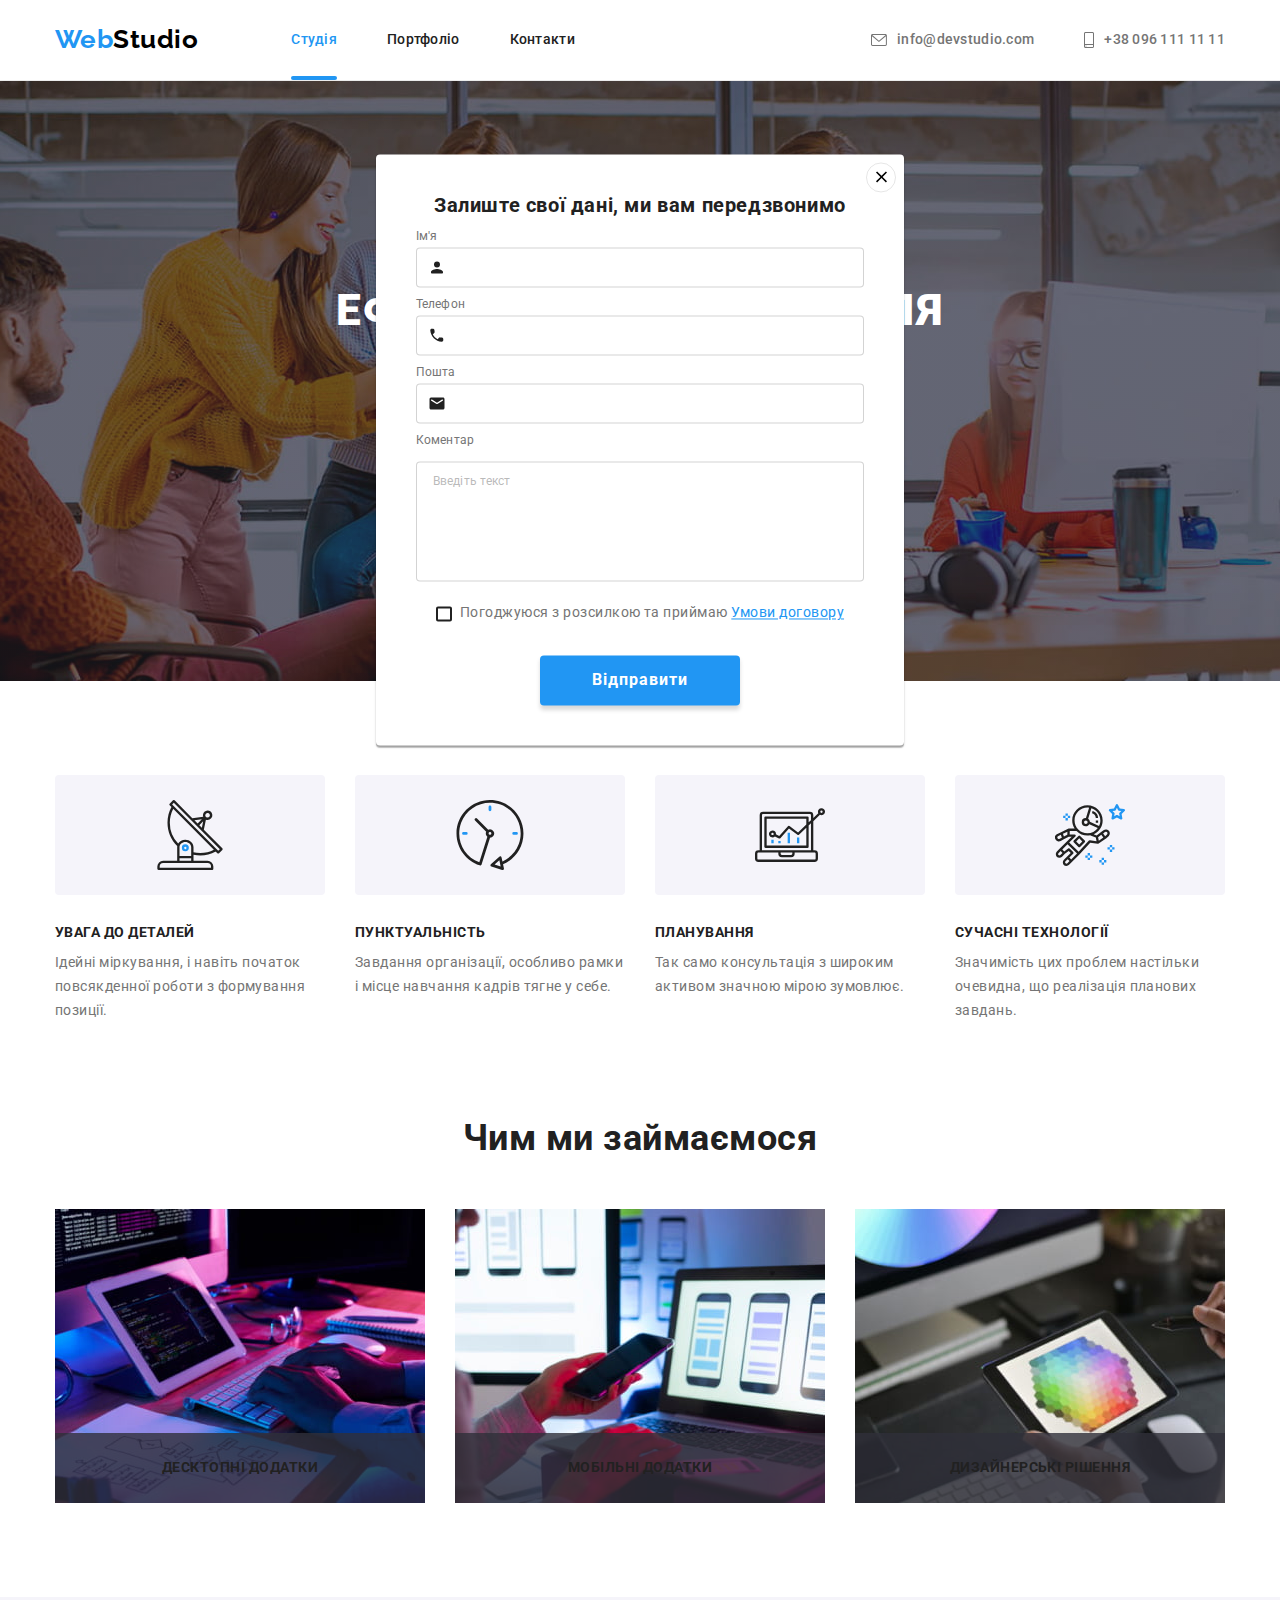
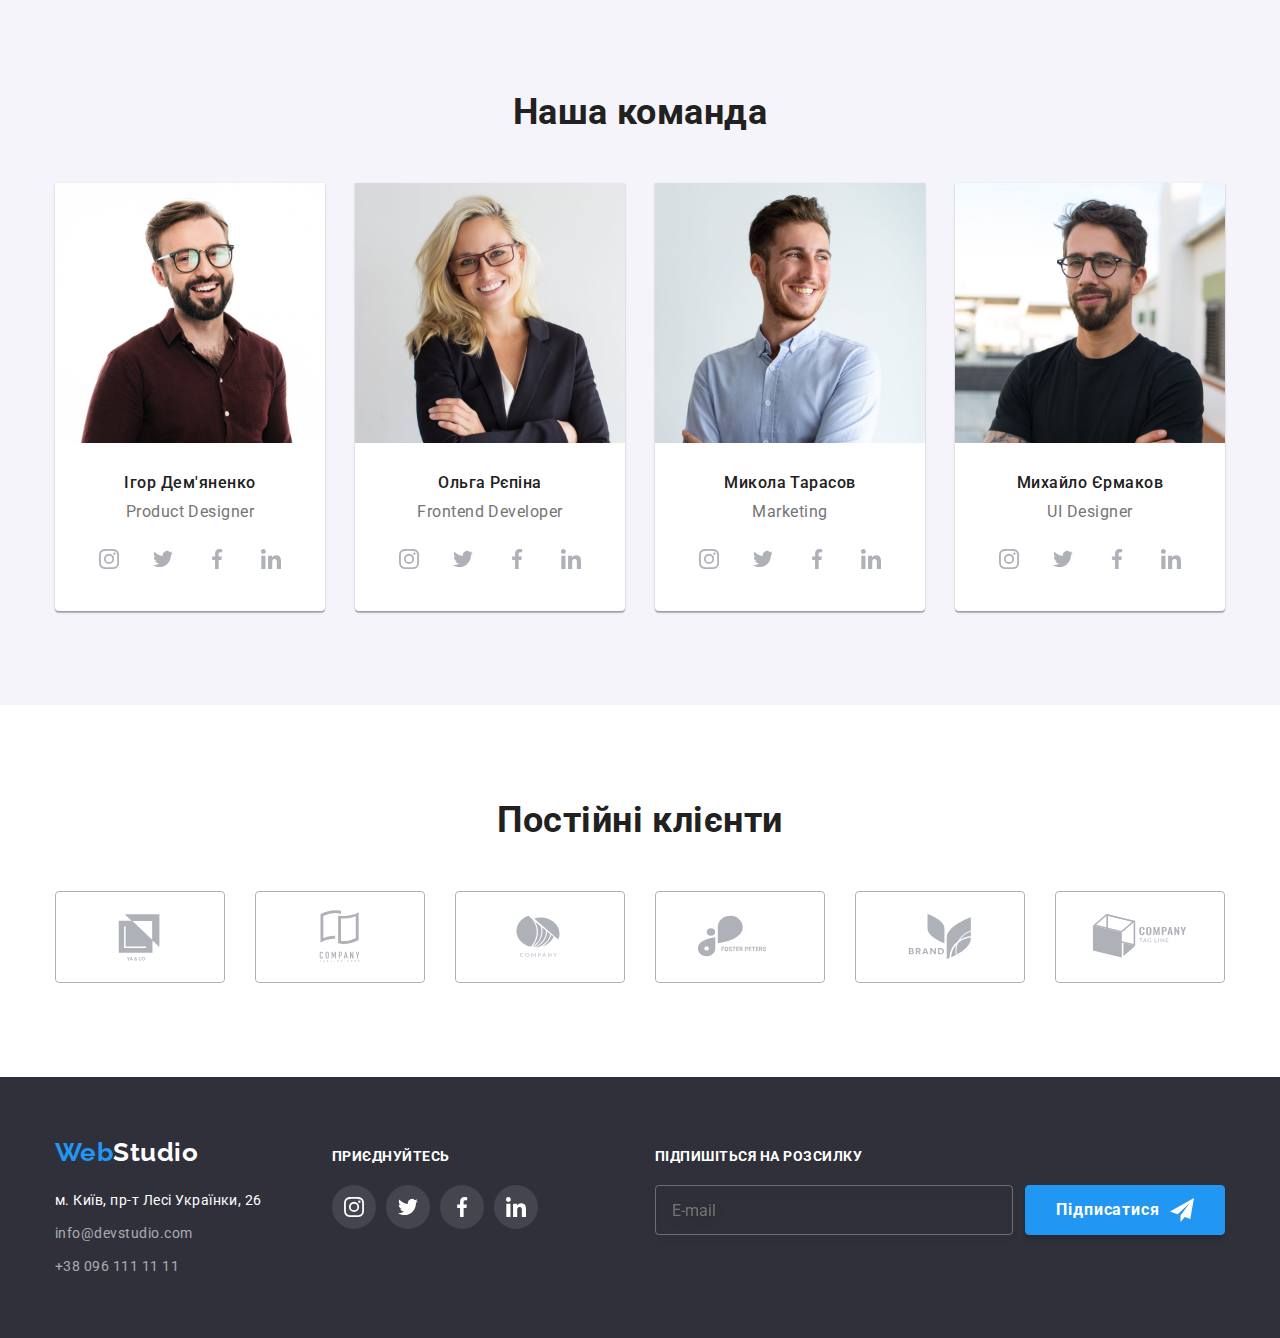
<file: index.html>
﻿<!DOCTYPE html>
<html lang="uk">
  <head>
    <meta charset="UTF-8" />
    <meta http-equiv="X-UA-Compatible" content="IE=edge" />
    <meta name="viewport" content="width=device-width, initial-scale=1.0" />
    <title>Студія</title>
    <link rel="preconnect" href="https://fonts.googleapis.com" />
    <link rel="preconnect" href="https://fonts.gstatic.com" crossorigin />
    <link
      href="https://fonts.googleapis.com/css2?family=Raleway:ital,wght@0,700;1,700&family=Roboto:ital,wght@0,400;0,500;0,700;0,900;1,400;1,500;1,700;1,900&display=swap"
      rel="stylesheet"
    />
    <link
      rel="stylesheet"
      href="https://cdnjs.cloudflare.com/ajax/libs/modern-normalize/1.0.0/modern-normalize.min.css"
    />
    <link rel="stylesheet" href="./css/styles.css" />
  </head>
  <body>
    <!-- Хедер -->
    <header class="header">
      <div class="container header-container">
        <a href="./index.html" class="logo logo-header">
          Web<span class="logo-header-studio">Studio</span>
        </a>
        <nav class="nav">
          <ul class="nav-list">
            <li class="nav-item">
              <a href="./index.html" class="nav-item-link active-link">Студія</a>
            </li>
            <li class="nav-item">
              <a href="./portfolio.html" class="nav-item-link">Портфоліо</a>
            </li>
            <li class="nav-item">
              <a href="" class="nav-item-link">Контакти</a>
            </li>
          </ul>
        </nav>
        <ul class="contact-list">
          <li class="contact-item">
            <a href="mailto:info@devstudio.com" class="contact-item-link">
              <svg class="contact-item-icon" width="16" height="12">
                <use href="./images/icons.svg#icon-envelope"></use>
              </svg>
              info@devstudio.com
            </a>
          </li>
          <li class="contact-item">
            <a href="tel:+380961111111" class="contact-item-link">
              <svg class="contact-item-icon" width="10" height="16">
                <use href="./images/icons.svg#icon-smartphone"></use>
              </svg>
              +38 096 111 11 11
            </a>
          </li>
        </ul>
      </div>
    </header>
    <main>
      <!-- Секція Hero -->
      <section class="hero">
        <div class="container">
          <h1 class="hero-title">
            Ефективні рішення для <br />
            вашого бізнесу
          </h1>
          <button type="button" class="hero-btn btn" data-modal-open>Замовити послугу</button>
        </div>
        <div class="hero-modal" data-modal>
          <div class="modal">
            <button type="button" data-modal-close class="modal-close-btn">
              <svg class="modal-close-icon">
                <use href="./images/icons.svg#icon-close"></use>
              </svg>
            </button>
            <form class="main-form" autocomplete="off">
              <p class="main-form-info">Залиште свої дані, ми вам передзвонимо</p>
              <div class="">
                <label class="main-form-field">
                  <span class="main-form-label">Ім'я</span>
                  <input type="text" name="name" placeholder=" " class="main-form-input" />
                  <svg class="main-form-icon">
                    <use href="./images/icons.svg#icon-person"></use>
                  </svg>
                </label>
                <label class="main-form-field">
                  <span class="main-form-label">Телефон</span>
                  <input type="tel" name="tel" placeholder=" " class="main-form-input" />
                  <svg class="main-form-icon">
                    <use href="./images/icons.svg#icon-phone"></use>
                  </svg>
                </label>
                <label class="main-form-field">
                  <span class="main-form-label">Пошта</span>
                  <input type="email" name="email" placeholder=" " class="main-form-input" />
                  <svg class="main-form-icon">
                    <use href="./images/icons.svg#icon-email"></use>
                  </svg>
                </label>
                <label class="main-form-field">
                  <span class="main-form-label">Коментар</span></label>
                  <textarea
                    name="comment"
                    rows="5"
                    placeholder="Введіть текст"
                    class="main-form-input comment-input"
                  ></textarea>
              </div>
              <label class="main-form-policy">
                <input
                  type="checkbox"
                  name="policy"
                  value="policy"
                  class="main-form-policy-checkbox visually-hidden"
                />
                <span class="main-form-policy-box">
                  <svg class="main-form-policy-icon" width="11" height="8">
                    <use href="./images/icons.svg#icon-check"></use></svg>
                  </span> 
                <span class="main-form-policy-label">
                  Погоджуюся з розсилкою та приймаю
                  <a href="" class="main-form-policy-link">Умови договору</a>
                </span>
              </label>
              <button type="submit" class="main-form-btn btn">Відправити</button>
            </form>
          </div>
        </div>
      </section>
      <!-- Особливості роботи -->
      <section class="section">
        <div class="container">
          <h2 class="section-title visually-hidden">Особливості роботи</h2>
          <ul class="features-list">
            <li class="features-item">
              <div class="features-item-icon-thumb">
                <svg class="features-item-icon">
                  <use href="./images/icons.svg#icon-antenna"></use>
                </svg>
              </div>
              <h3 class="features-item-title">Увага до деталей</h3>
              <p class="features-item-text">
                Ідейні міркування, і навіть початок повсякденної роботи з формування позиції.
              </p>
            </li>
            <li class="features-item">
              <div class="features-item-icon-thumb">
                <svg class="features-item-icon">
                  <use href="./images/icons.svg#icon-clock"></use>
                </svg>
              </div>
              <h3 class="features-item-title">Пунктуальність</h3>
              <p class="features-item-text">
                Завдання організації, особливо рамки і місце навчання кадрів тягне у себе.
              </p>
            </li>
            <li class="features-item">
              <div class="features-item-icon-thumb">
                <svg class="features-item-icon">
                  <use href="./images/icons.svg#icon-diagram"></use>
                </svg>
              </div>
              <h3 class="features-item-title">Планування</h3>
              <p class="features-item-text">
                Так само консультація з широким активом значною мірою зумовлює.
              </p>
            </li>
            <li class="features-item">
              <div class="features-item-icon-thumb">
                <svg class="features-item-icon">
                  <use href="./images/icons.svg#icon-astronaut"></use>
                </svg>
              </div>
              <h3 class="features-item-title">Сучасні технології</h3>
              <p class="features-item-text">
                Значимість цих проблем настільки очевидна, що реалізація планових завдань.
              </p>
            </li>
          </ul>
        </div>
      </section>
      <!-- Чим ми займаємося -->
      <section class="work section">
        <div class="container">
          <h2 class="section-title">Чим ми займаємося</h2>
          <ul class="work-list">
            <li class="work-item">
              <img
                class="work-item-img"
                src="./images/task1.jpg"
                alt="Десктопні додатки"
                width="370"
              />
              <div class="work-item-title-thumb">
                <h3 class="work-item-title">Десктопні додатки</h3>
              </div>
            </li>
            <li class="work-item">
              <img
                class="work-item-img"
                src="./images/task2.jpg"
                alt="Мобільні додатки"
                width="370"
              />
              <div class="work-item-title-thumb">
                <h3 class="work-item-title">Мобільні додатки</h3>
              </div>
            </li>
            <li class="work-item">
              <img
                class="work-item-img"
                src="./images/task3.jpg"
                alt="Дизайнерські рішення"
                width="370"
              />
              <div class="work-item-title-thumb">
                <h3 class="work-item-title">Дизайнерські рішення</h3>
              </div>
            </li>
          </ul>
        </div>
      </section>
      <!-- Наша команда -->
      <section class="team section">
        <div class="container">
          <h2 class="section-title">Наша команда</h2>
          <ul class="team-list">
            <li class="team-item">
              <img
                class="team-item-img"
                src="./images/team1.jpg"
                alt="Ігор Дем'яненко"
                width="270"
              />
              <div class="team-item-desc">
                <h3 class="team-item-title">Ігор Дем'яненко</h3>
                <p class="team-item-text">Product Designer</p>
                <ul class="socials-list">
                  <li class="socials-item">
                    <a href="" class="socials-item-link" aria-label="Instagram">
                      <svg class="socials-item-icon">
                        <use href="./images/icons.svg#icon-instagram"></use>
                      </svg>
                    </a>
                  </li>
                  <li class="socials-item">
                    <a href="" class="socials-item-link" aria-label="Twitter">
                      <svg class="socials-item-icon">
                        <use href="./images/icons.svg#icon-twitter"></use>
                      </svg>
                    </a>
                  </li>
                  <li class="socials-item">
                    <a href="" class="socials-item-link" aria-label="Facebook">
                      <svg class="socials-item-icon">
                        <use href="./images/icons.svg#icon-facebook"></use>
                      </svg>
                    </a>
                  </li>
                  <li class="socials-item">
                    <a href="" class="socials-item-link" aria-label="Linkedin">
                      <svg class="socials-item-icon">
                        <use href="./images/icons.svg#icon-linkedin"></use>
                      </svg>
                    </a>
                  </li>
                </ul>
              </div>
            </li>
            <li class="team-item">
              <img class="team-item-img" src="./images/team2.jpg" alt="Ольга Рєпіна" width="270" />
              <div class="team-item-desc">
                <h3 class="team-item-title">Ольга Рєпіна</h3>
                <p class="team-item-text">Frontend Developer</p>
                <ul class="socials-list">
                  <li class="socials-item">
                    <a href="" class="socials-item-link" aria-label="Instagram">
                      <svg class="socials-item-icon">
                        <use href="./images/icons.svg#icon-instagram"></use>
                      </svg>
                    </a>
                  </li>
                  <li class="socials-item">
                    <a href="" class="socials-item-link" aria-label="Twitter">
                      <svg class="socials-item-icon">
                        <use href="./images/icons.svg#icon-twitter"></use>
                      </svg>
                    </a>
                  </li>
                  <li class="socials-item">
                    <a href="" class="socials-item-link" aria-label="Facebook">
                      <svg class="socials-item-icon">
                        <use href="./images/icons.svg#icon-facebook"></use>
                      </svg>
                    </a>
                  </li>
                  <li class="socials-item">
                    <a href="" class="socials-item-link" aria-label="Linkedin">
                      <svg class="socials-item-icon">
                        <use href="./images/icons.svg#icon-linkedin"></use>
                      </svg>
                    </a>
                  </li>
                </ul>
              </div>
            </li>
            <li class="team-item">
              <img
                class="team-item-img"
                src="./images/team3.jpg"
                alt="Микола Тарасов"
                width="270"
              />
              <div class="team-item-desc">
                <h3 class="team-item-title">Микола Тарасов</h3>
                <p class="team-item-text">Marketing</p>
                <ul class="socials-list">
                  <li class="socials-item">
                    <a href="" class="socials-item-link" aria-label="Instagram">
                      <svg class="socials-item-icon">
                        <use href="./images/icons.svg#icon-instagram"></use>
                      </svg>
                    </a>
                  </li>
                  <li class="socials-item">
                    <a href="" class="socials-item-link" aria-label="Twitter">
                      <svg class="socials-item-icon">
                        <use href="./images/icons.svg#icon-twitter"></use>
                      </svg>
                    </a>
                  </li>
                  <li class="socials-item">
                    <a href="" class="socials-item-link" aria-label="Facebook">
                      <svg class="socials-item-icon">
                        <use href="./images/icons.svg#icon-facebook"></use>
                      </svg>
                    </a>
                  </li>
                  <li class="socials-item">
                    <a href="" class="socials-item-link" aria-label="Linkedin">
                      <svg class="socials-item-icon">
                        <use href="./images/icons.svg#icon-linkedin"></use>
                      </svg>
                    </a>
                  </li>
                </ul>
              </div>
            </li>
            <li class="team-item">
              <img
                class="team-item-img"
                src="./images/team4.jpg"
                alt="Михайло Єрмаков"
                width="270"
              />
              <div class="team-item-desc">
                <h3 class="team-item-title">Михайло Єрмаков</h3>
                <p class="team-item-text">UI Designer</p>
                <ul class="socials-list">
                  <li class="socials-item">
                    <a href="" class="socials-item-link" aria-label="Instagram">
                      <svg class="socials-item-icon">
                        <use href="./images/icons.svg#icon-instagram"></use>
                      </svg>
                    </a>
                  </li>
                  <li class="socials-item">
                    <a href="" class="socials-item-link" aria-label="Twitter">
                      <svg class="socials-item-icon">
                        <use href="./images/icons.svg#icon-twitter"></use>
                      </svg>
                    </a>
                  </li>
                  <li class="socials-item">
                    <a href="" class="socials-item-link" aria-label="Facebook">
                      <svg class="socials-item-icon">
                        <use href="./images/icons.svg#icon-facebook"></use>
                      </svg>
                    </a>
                  </li>
                  <li class="socials-item">
                    <a href="" class="socials-item-link" aria-label="Linkedin">
                      <svg class="socials-item-icon">
                        <use href="./images/icons.svg#icon-linkedin"></use>
                      </svg>
                    </a>
                  </li>
                </ul>
              </div>
            </li>
          </ul>
        </div>
      </section>
      <!-- Постійні клієнти -->
      <section class="section">
        <div class="container">
          <h2 class="section-title">Постійні клієнти</h2>
          <ul class="clients-list">
            <li class="clients-item">
              <a href="" class="clients-item-link">
                <svg class="clients-item-icon">
                  <use href="./images/icons.svg#icon-logo-1"></use>
                </svg>
              </a>
            </li>
            <li class="clients-item">
              <a href="" class="clients-item-link">
                <svg class="clients-item-icon">
                  <use href="./images/icons.svg#icon-logo-2"></use>
                </svg>
              </a>
            </li>
            <li class="clients-item">
              <a href="" class="clients-item-link">
                <svg class="clients-item-icon">
                  <use href="./images/icons.svg#icon-logo-3"></use>
                </svg>
              </a>
            </li>
            <li class="clients-item">
              <a href="" class="clients-item-link">
                <svg class="clients-item-icon">
                  <use href="./images/icons.svg#icon-logo-4"></use>
                </svg>
              </a>
            </li>
            <li class="clients-item">
              <a href="" class="clients-item-link">
                <svg class="clients-item-icon">
                  <use href="./images/icons.svg#icon-logo-5"></use>
                </svg>
              </a>
            </li>
            <li class="clients-item">
              <a href="" class="clients-item-link">
                <svg class="clients-item-icon">
                  <use href="./images/icons.svg#icon-logo-6"></use>
                </svg>
              </a>
            </li>
          </ul>
        </div>
      </section>
    </main>
    <!-- Футер -->
    <footer class="footer">
      <div class="container footer-container">
        <div>
          <a href="./index.html" class="logo">Web<span class="logo-footer-studio">Studio</span></a>
          <!-- Адреса -->
          <address class="address">
            <ul class="address-list">
              <li class="address-item">
                <a
                  href="https://goo.gl/maps/NeYVabY8YoxSWAij9"
                  target="_blank"
                  rel="noopener noreferrer"
                  class="address-item-link"
                  >м. Київ, пр-т Лесі Українки, 26</a
                >
              </li>
              <li class="address-item">
                <a href="mailto:info@devstudio.com" class="address-item-link">info@devstudio.com</a>
              </li>
              <li class="address-item">
                <a href="tel:+380961111111" class="address-item-link">+38 096 111 11 11</a>
              </li>
            </ul>
          </address>
        </div>
        <!-- Соцмережі -->
        <div class="socials">
          <p class="socials-tagline">Приєднуйтесь</p>
          <ul class="socials-list">
            <li class="socials-item">
              <a href="" class="socials-item-link footer-socials-item-link" aria-label="Instagram">
                <svg class="socials-item-icon">
                  <use href="./images/icons.svg#icon-instagram"></use>
                </svg>
              </a>
            </li>
            <li class="socials-item">
              <a href="" class="socials-item-link footer-socials-item-link" aria-label="Twitter">
                <svg class="socials-item-icon">
                  <use href="./images/icons.svg#icon-twitter"></use>
                </svg>
              </a>
            </li>
            <li class="socials-item">
              <a href="" class="socials-item-link footer-socials-item-link" aria-label="Facebook">
                <svg class="socials-item-icon">
                  <use href="./images/icons.svg#icon-facebook"></use>
                </svg>
              </a>
            </li>
            <li class="socials-item">
              <a href="" class="socials-item-link footer-socials-item-link" aria-label="Linkedin">
                <svg class="socials-item-icon">
                  <use href="./images/icons.svg#icon-linkedin"></use>
                </svg>
              </a>
            </li>
          </ul>
        </div>
        <!-- Форма підписки -->
        <div class="subscribe">
          <p class="subscribe-tagline">Підпишіться на розсилку</p>
          <form class="footer-form">
            <input type="text" placeholder="E-mail" class="subscribe__info" />
            <button type="submit" class="subscribe__button">
              Підписатися
              <svg class="telegram_icon_svg" height="24" width="24">
                <use href="./images/icons.svg#icon-send"></use>
              </svg>
           </button>
          </form>
        </div>
      </div>
    </footer>
    <script src="./Javascipt/modal.js"></script>
  </body>
</html>
</file>
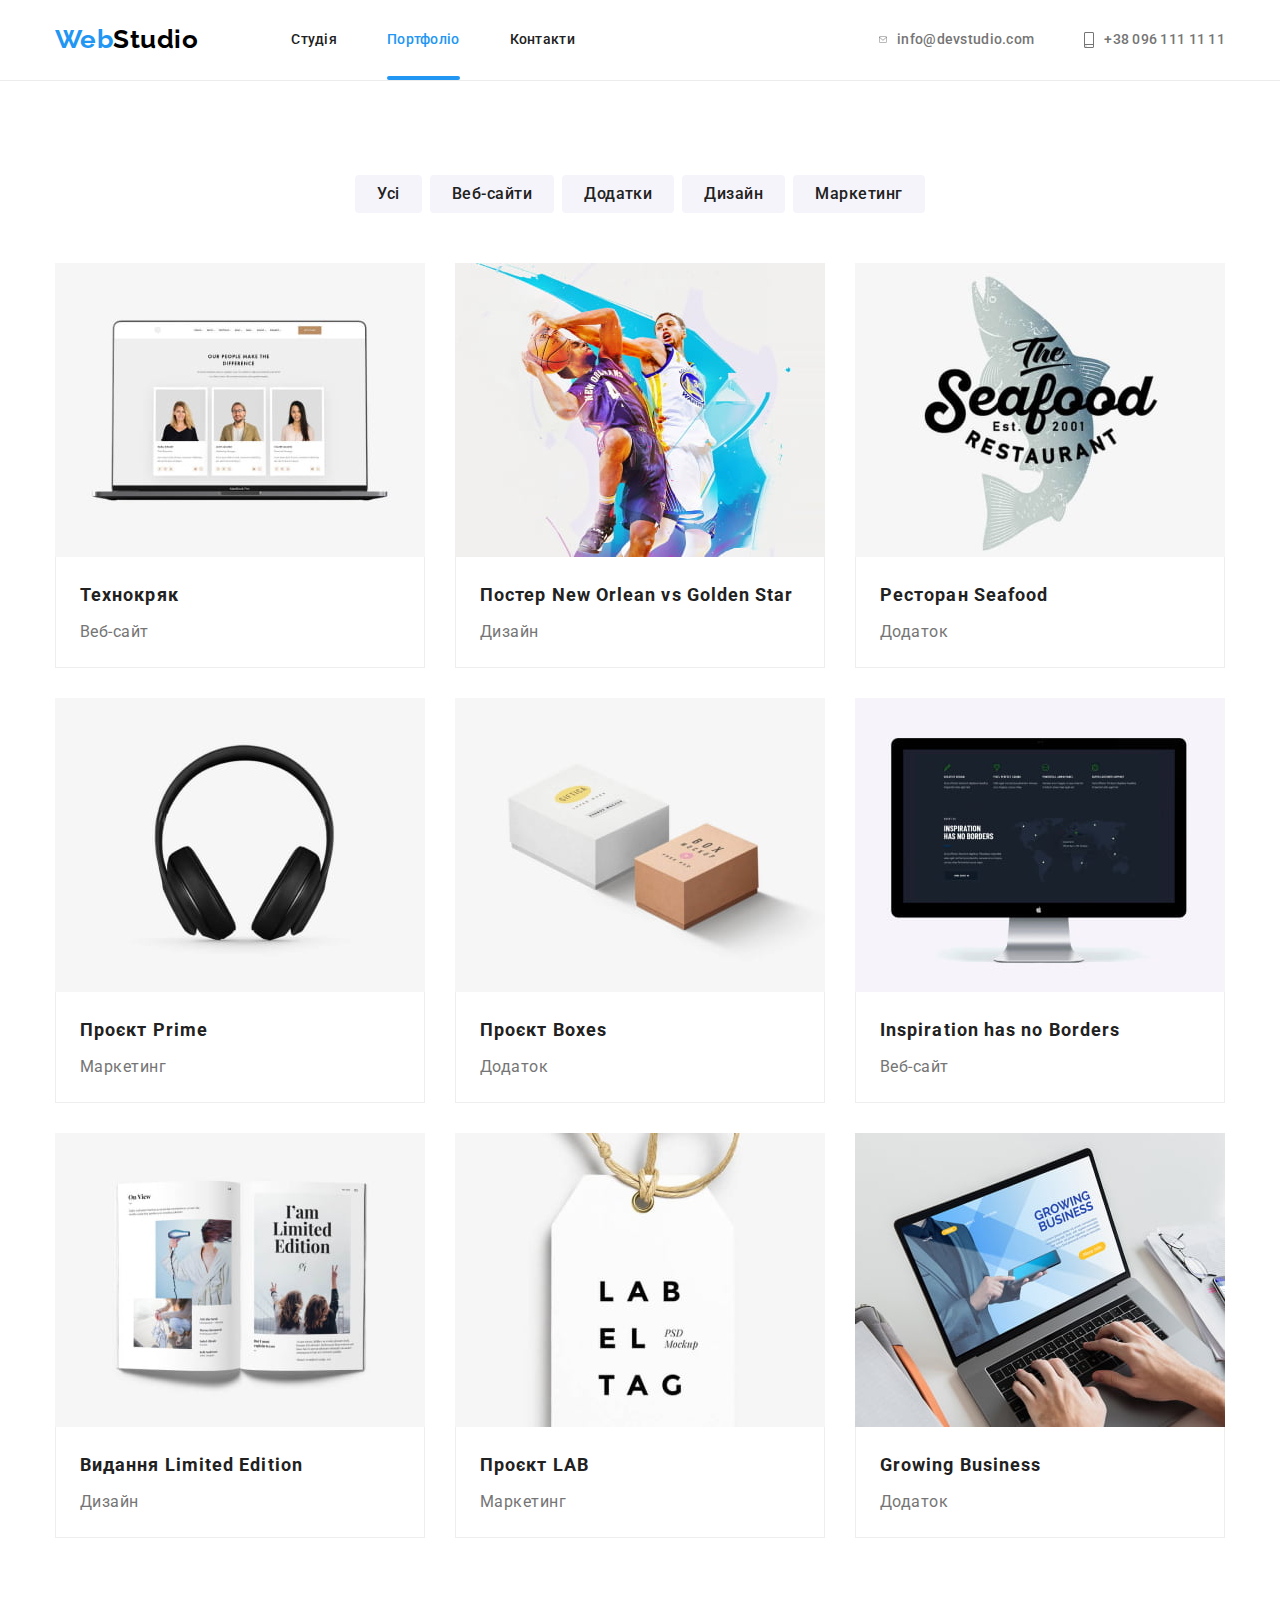
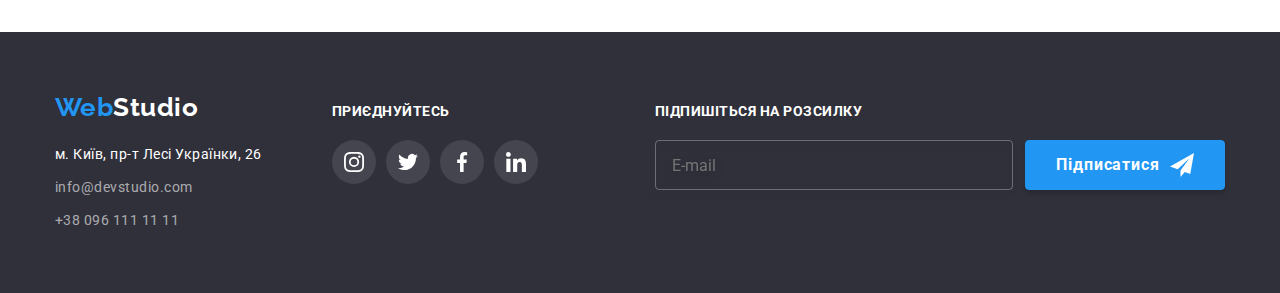
<file: portfolio.html>
<!DOCTYPE html>
<html lang="uk">
  <head>
    <meta charset="UTF-8" />
    <meta http-equiv="X-UA-Compatible" content="IE=edge" />
    <meta name="viewport" content="width=device-width, initial-scale=1.0" />
    <title>Портфоліо</title>
    <link rel="preconnect" href="https://fonts.googleapis.com" />
    <link rel="preconnect" href="https://fonts.gstatic.com" crossorigin />
    <link
      href="https://fonts.googleapis.com/css2?family=Raleway:ital,wght@0,700;1,700&family=Roboto:ital,wght@0,400;0,500;0,700;0,900;1,400;1,500;1,700;1,900&display=swap"
      rel="stylesheet"
    />
    <link
      rel="stylesheet"
      href="https://cdnjs.cloudflare.com/ajax/libs/modern-normalize/1.0.0/modern-normalize.min.css"
    />
    <link rel="stylesheet" href="./css/styles.css" />
  </head>
  <body>
    <!-- Хедер -->
    <header class="header">
      <div class="container header-container">
        <a href="./index.html" class="logo logo-header">
          Web<span class="logo-header-studio">Studio</span>
        </a>
        <nav class="nav">
          <ul class="nav-list">
            <li class="nav-item">
              <a href="./index.html" class="nav-item-link">Студія</a>
            </li>
            <li class="nav-item">
              <a href="./portfolio.html" class="nav-item-link active-link">Портфоліо</a>
            </li>
            <li class="nav-item">
              <a href="" class="nav-item-link">Контакти</a>
            </li>
          </ul>
        </nav>
        <ul class="contact-list">
          <li class="contact-item">
            <a href="mailto:info@devstudio.com" class="contact-item-link">
              <svg class="contact-item-icon" width="8" height="15">
                <use href="./images/icons.svg#icon-envelope"></use>
              </svg>
              info@devstudio.com
            </a>
          </li>
          <li class="contact-item">
            <a href="tel:+380961111111" class="contact-item-link">
              <svg class="contact-item-icon" width="10" height="16">
                <use href="./images/icons.svg#icon-smartphone"></use>
              </svg>
              +38 096 111 11 11
            </a>
          </li>
        </ul>
      </div>
    </header>
    <main>
      <!-- Портфоліо виконаних проєктів -->
      <section class="section">
        <div class="container">
          <!-- Прихований заголовок -->
          <h1 class="section-title visually-hidden">Портфоліо WebStudio</h1>
          <ul class="filter-list">
            <li class="filter-item">
              <button type="button" class="filter-btn">Усі</button>
            </li>
            <li class="filter-item">
              <button type="button" class="filter-btn">Веб-сайти</button>
            </li>
            <li class="filter-item">
              <button type="button" class="filter-btn">Додатки</button>
            </li>
            <li class="filter-item">
              <button type="button" class="filter-btn">Дизайн</button>
            </li>
            <li class="filter-item">
              <button type="button" class="filter-btn">Маркетинг</button>
            </li>
          </ul>
          <ul class="portfolio-list flex">
            <li class="portfolio-item">
              <a href="" class="portfolio-item-link">
                <div class="portfolio-item-box">
                  <img
                    class="portfolio-item-img"
                    src="./images/project1.jpg"
                    alt="Технокряк"
                    width="370"
                  />
                  <div class="portfolio-item-overlay">
                    <p class="portfolio-item-desc">
                      Ресурс пропонує комплексні пропозиції з різним рівнем функціоналу та сервісів.
                      Все це дозволить відвідувачу отримати вичерпні відомості про компанію чи
                      приватну особу.
                    </p>
                  </div>
                </div>
                <div class="portfolio-item-caption">
                  <h2 class="portfolio-item-title">Технокряк</h2>
                  <p class="portfolio-item-text">Веб-сайт</p>
                </div>
              </a>
            </li>
            <li class="portfolio-item">
              <a href="" class="portfolio-item-link">
                <div class="portfolio-item-box">
                  <img
                    class="portfolio-item-img"
                    src="./images/project2.jpg"
                    alt="Постер New Orlean vs Golden Star"
                    width="370"
                  />
                  <div class="portfolio-item-overlay">
                    <p class="portfolio-item-desc">
                      Ресурс пропонує комплексні пропозиції з різним рівнем функціоналу та сервісів.
                      Все це дозволить відвідувачу отримати вичерпні відомості про компанію чи
                      приватну особу.
                    </p>
                  </div>
                </div>
                <div class="portfolio-item-caption">
                  <h2 class="portfolio-item-title">Постер New Orlean vs Golden Star</h2>
                  <p class="portfolio-item-text">Дизайн</p>
                </div>
              </a>
            </li>
            <li class="portfolio-item">
              <a href="" class="portfolio-item-link">
                <div class="portfolio-item-box">
                  <img
                    class="portfolio-item-img"
                    src="./images/project3.jpg"
                    alt="Ресторан Seafood"
                    width="370"
                  />
                  <div class="portfolio-item-overlay">
                    <p class="portfolio-item-desc">
                      Ресурс пропонує комплексні пропозиції з різним рівнем функціоналу та сервісів.
                      Все це дозволить відвідувачу отримати вичерпні відомості про компанію чи
                      приватну особу.
                    </p>
                  </div>
                </div>
                <div class="portfolio-item-caption">
                  <h2 class="portfolio-item-title">Ресторан Seafood</h2>
                  <p class="portfolio-item-text">Додаток</p>
                </div>
              </a>
            </li>
            <li class="portfolio-item">
              <a href="" class="portfolio-item-link">
                <div class="portfolio-item-box">
                  <img
                    class="portfolio-item-img"
                    src="./images/project4.jpg"
                    alt="Проєкт Prime"
                    width="370"
                  />
                  <div class="portfolio-item-overlay">
                    <p class="portfolio-item-desc">
                      Ресурс пропонує комплексні пропозиції з різним рівнем функціоналу та сервісів.
                      Все це дозволить відвідувачу отримати вичерпні відомості про компанію чи
                      приватну особу.
                    </p>
                  </div>
                </div>
                <div class="portfolio-item-caption">
                  <h2 class="portfolio-item-title">Проєкт Prime</h2>
                  <p class="portfolio-item-text">Маркетинг</p>
                </div>
              </a>
            </li>
            <li class="portfolio-item">
              <a href="" class="portfolio-item-link">
                <div class="portfolio-item-box">
                  <img
                    class="portfolio-item-img"
                    src="./images/project5.jpg"
                    alt="Проєкт Boxes"
                    width="370"
                  />
                  <div class="portfolio-item-overlay">
                    <p class="portfolio-item-desc">
                      Ресурс пропонує комплексні пропозиції з різним рівнем функціоналу та сервісів.
                      Все це дозволить відвідувачу отримати вичерпні відомості про компанію чи
                      приватну особу.
                    </p>
                  </div>
                </div>
                <div class="portfolio-item-caption">
                  <h2 class="portfolio-item-title">Проєкт Boxes</h2>
                  <p class="portfolio-item-text">Додаток</p>
                </div>
              </a>
            </li>
            <li class="portfolio-item">
              <a href="" class="portfolio-item-link">
                <div class="portfolio-item-box">
                  <img
                    class="portfolio-item-img"
                    src="./images/project6.jpg"
                    alt="Inspiration has no Borders"
                    width="370"
                  />
                  <div class="portfolio-item-overlay">
                    <p class="portfolio-item-desc">
                      Ресурс пропонує комплексні пропозиції з різним рівнем функціоналу та сервісів.
                      Все це дозволить відвідувачу отримати вичерпні відомості про компанію чи
                      приватну особу.
                    </p>
                  </div>
                </div>
                <div class="portfolio-item-caption">
                  <h2 class="portfolio-item-title">Inspiration has no Borders</h2>
                  <p class="portfolio-item-text">Веб-сайт</p>
                </div>
              </a>
            </li>
            <li class="portfolio-item">
              <a href="" class="portfolio-item-link">
                <div class="portfolio-item-box">
                  <img
                    class="portfolio-item-img"
                    src="./images/project7.jpg"
                    alt="Видання Limited Edition"
                    width="370"
                  />
                  <div class="portfolio-item-overlay">
                    <p class="portfolio-item-desc">
                      Ресурс пропонує комплексні пропозиції з різним рівнем функціоналу та сервісів.
                      Все це дозволить відвідувачу отримати вичерпні відомості про компанію чи
                      приватну особу.
                    </p>
                  </div>
                </div>
                <div class="portfolio-item-caption">
                  <h2 class="portfolio-item-title">Видання Limited Edition</h2>
                  <p class="portfolio-item-text">Дизайн</p>
                </div>
              </a>
            </li>
            <li class="portfolio-item">
              <a href="" class="portfolio-item-link">
                <div class="portfolio-item-box">
                  <img
                    class="portfolio-item-img"
                    src="./images/project8.jpg"
                    alt="Проєкт LAB"
                    width="370"
                  />
                  <div class="portfolio-item-overlay">
                    <p class="portfolio-item-desc">
                      Ресурс пропонує комплексні пропозиції з різним рівнем функціоналу та сервісів.
                      Все це дозволить відвідувачу отримати вичерпні відомості про компанію чи
                      приватну особу.
                    </p>
                  </div>
                </div>
                <div class="portfolio-item-caption">
                  <h2 class="portfolio-item-title">Проєкт LAB</h2>
                  <p class="portfolio-item-text">Маркетинг</p>
                </div>
              </a>
            </li>
            <li class="portfolio-item">
              <a href="" class="portfolio-item-link">
                <div class="portfolio-item-box">
                  <img
                    class="portfolio-item-img"
                    src="./images/project9.jpg"
                    alt="Growing Business"
                    width="370"
                  />
                  <div class="portfolio-item-overlay">
                    <p class="portfolio-item-desc">
                      Ресурс пропонує комплексні пропозиції з різним рівнем функціоналу та сервісів.
                      Все це дозволить відвідувачу отримати вичерпні відомості про компанію чи
                      приватну особу.
                    </p>
                  </div>
                </div>
                <div class="portfolio-item-caption">
                  <h2 class="portfolio-item-title">Growing Business</h2>
                  <p class="portfolio-item-text">Додаток</p>
                </div>
              </a>
            </li>
          </ul>
        </div>
      </section>
    </main>
    <!-- Футер -->
    <footer class="footer">
      <div class="container footer-container">
        <div>
          <a href="./index.html" class="logo">Web<span class="logo-footer-studio">Studio</span></a>
          <!-- Адреса -->
          <address class="address">
            <ul class="address-list">
              <li class="address-item">
                <a
                  href="https://goo.gl/maps/NeYVabY8YoxSWAij9"
                  target="_blank"
                  rel="noopener noreferrer"
                  class="address-item-link"
                  >м. Київ, пр-т Лесі Українки, 26</a
                >
              </li>
              <li class="address-item">
                <a href="mailto:info@devstudio.com" class="address-item-link">info@devstudio.com</a>
              </li>
              <li class="address-item">
                <a href="tel:+380961111111" class="address-item-link">+38 096 111 11 11</a>
              </li>
            </ul>
          </address>
        </div>
        <!-- Соцмережі -->
        <div class="socials">
          <p class="socials-tagline">Приєднуйтесь</p>
          <ul class="socials-list">
            <li class="socials-item">
              <a href="" class="socials-item-link footer-socials-item-link" aria-label="Instagram">
                <svg class="socials-item-icon">
                  <use href="./images/icons.svg#icon-instagram"></use>
                </svg>
              </a>
            </li>
            <li class="socials-item">
              <a href="" class="socials-item-link footer-socials-item-link" aria-label="Twitter">
                <svg class="socials-item-icon">
                  <use href="./images/icons.svg#icon-twitter"></use>
                </svg>
              </a>
            </li>
            <li class="socials-item">
              <a href="" class="socials-item-link footer-socials-item-link" aria-label="Facebook">
                <svg class="socials-item-icon">
                  <use href="./images/icons.svg#icon-facebook"></use>
                </svg>
              </a>
            </li>
            <li class="socials-item">
              <a href="" class="socials-item-link footer-socials-item-link" aria-label="Linkedin">
                <svg class="socials-item-icon">
                  <use href="./images/icons.svg#icon-linkedin"></use>
                </svg>
              </a>
            </li>
          </ul>
        </div>
        <!-- Форма підписки -->
        <div class="subscribe">
          <p class="subscribe-tagline">Підпишіться на розсилку</p>
          <form class="footer-form">
            <input type="text" placeholder="E-mail" class="subscribe__info" />
            <button type="submit" class="subscribe__button">
              Підписатися
              <svg class="telegram_icon_svg" height="24" width="24">
                <use href="./images/icons.svg#icon-send"></use>
              </svg>
            </button>
          </form>
        </div>
        </div>
    </footer>
  </body>
</html>
</file>
<file: css/styles.css>
﻿/* Глобальні стилі */

:root {
  --primary-text-color: #ffffff;
  --secondary-bg-color: #f5f4fa;
  --footer-bg-color: #2f303a;
  --page-text-color: #212121;
  --secondary-title-color: #212121;
  --secondary-text-color: #757575;
  --primary-logo-color: #000000;
  --secondary-logo-color: #ffffff;
  --accent-color: #2196f3;
  --base-btn-color: #2196f3;
  --active-btn-color: #188ce8;
  --svg-base-color: #afb1b8;
  --auto-line-height: 1.2;
  --small-text-size: 14px;
  --medium-text-size: 16px;
  --timing-function: cubic-bezier(0.4, 0, 0.2, 1);
  --duration: 250ms;
  --border: rgba(255, 255, 255, 0.3)
}

body {
  font-family: 'Roboto', sans-serif;
  letter-spacing: 0.03em;
  color: var(--page-text-color);
  background-color: var(--primary-text-color);
}

h1,
h2,
h3,
p {
  margin: 0;
}

ul {
  padding: 0;
  margin: 0;
  list-style: none;
}

textarea {
  resize: none;
}

.container {
  width: 1200px;
  padding-left: 15px;
  padding-right: 15px;
  margin: 0 auto;
}

.btn {
  font-weight: 700;
  font-size: var(--medium-text-size);
  line-height: 1.88;
  letter-spacing: 0.06em;
  color: var(--primary-text-color);
  cursor: pointer;
  background-color: var(--base-btn-color);
  box-shadow: 0px 4px 4px rgba(0, 0, 0, 0.15);
  border: none;
  border-radius: 4px;
  transition: background-color var(--duration) var(--timing-function);
}

.btn:hover,
.btn:focus {
  background-color: var(--active-btn-color);
}

.visually-hidden {
  position: absolute;
  width: 1px;
  height: 1px;
  margin: -1px;
  border: 0;
  padding: 0;
  white-space: nowrap;
  clip-path: inset(100%);
  clip: rect(0 0 0 0);
  overflow: hidden;
}

/* Головна сторінка */

/* Хедер */

.header {
  border-bottom: 1px solid #ececec;
}

.header-container {
  display: flex;
  align-items: center;
}

.logo {
  font-family: 'Raleway', sans-serif;
  font-weight: 700;
  font-size: 26px;
  line-height: var(--auto-line-height);
  color: var(--accent-color);
  text-decoration: none;
}

.logo-header {
  padding: 24px 0;
}

.logo-header-studio {
  color: var(--primary-logo-color);
}

.nav {
  margin-left: 93px;
}

.nav-list,
.contact-list {
  display: flex;
  gap: 50px;
}

.contact-list {
  margin-left: auto;
}

.nav-item {
  position: relative;
}

.nav-item-link,
.contact-item-link {
  display: flex;
  align-items: center;
  padding: 32px 0;
  font-weight: 500;
  font-size: var(--small-text-size);
  line-height: 1.14;
  letter-spacing: 0.02em;
  color: inherit;
  text-decoration: none;
  transition: color var(--duration) var(--timing-function);
}

.contact-item-link {
  color: var(--secondary-text-color);
}

.active-link,
.nav-item-link:hover,
.nav-item-link:focus,
.contact-item-link:hover,
.contact-item-link:focus {
  color: var(--accent-color);
}

.active-link::after {
  position: absolute;
  bottom: 0;
  content: '';
  width: 100%;
  height: 4px;
  background-color: var(--accent-color);
  border-radius: 2px;
}

.contact-item-icon {
  margin-right: 10px;
  fill: currentColor;
}

/* Секція Hero */

.hero {
  max-width: 1600px;
  height: 600px;
  padding: 200px 0;
  margin: 0 auto;
  text-align: center;
  background-color: #c4c4c4;
  background-image: linear-gradient(rgba(47, 48, 58, 0.4), rgba(47, 48, 58, 0.4)),
    url(../images/hero-bg.jpg);
  background-repeat: no-repeat;
  background-position: center;
  background-size: cover;
}

.hero-title {
  margin-bottom: 30px;
  font-weight: 900;
  font-size: 44px;
  line-height: 1.36;
  letter-spacing: 0.06em;
  color: var(--primary-text-color);
  text-transform:uppercase;
}

.hero-btn {
  padding: 10px 32px;
}

/* Оверлей та модальне вікно */

.hero-overlay {
  position: fixed;
  top: 0;
  left: 0;
  z-index: 5;
  width: 100%;
  height: 100%;
  opacity: 1;
  background-color: rgba(0, 0, 0, 0.2);
  transition: opacity var(--duration) var(--timing-function);
}

.is-hidden {
  opacity: 0;
  pointer-events: none;
  visibility: hidden;
}

.is-hidden .hero-modal {
  opacity: 0;
  transform: translate(-50%, -50%) scale(0.5);
}

.modal {
  position: absolute;
  top: 50%;
  left: 50%;
  min-width: 528px;
  min-height: 581px;
  padding: 40px;
  background-color: var(--primary-text-color);
  box-shadow: 0px 1px 3px rgba(0, 0, 0, 0.12), 0px 1px 1px rgba(0, 0, 0, 0.14),
    0px 2px 1px rgba(0, 0, 0, 0.2);
  border-radius: 4px;
  opacity: 1;
  transform: translate(-50%, -50%) scale(1);
  transition: transform var(--duration) var(--timing-function),
    opacity var(--duration) var(--timing-function);
}

.modal-close-btn {
  position: absolute;
  top: 8px;
  right: 8px;
  display: flex;
  justify-content: center;
  align-items: center;
  width: 30px;
  height: 30px;
  margin: 0;
  padding: 0;
  color: #000000;
  cursor: pointer;
  background-color: transparent;
  border: 1px solid rgba(0, 0, 0, 0.1);
  border-radius: 50%;
  transition: color var(--duration) var(--timing-function);
}

.modal-close-btn:hover,
.modal-close-btn:focus {
  color: var(--accent-color);
}

.modal-close-icon {
  width: 18px;
  height: 18px;
  fill: currentColor;
}



.main-form-info {
  font-weight: 700;
  font-size: 20px;
  line-height: 1.15;
  margin-bottom: 12px;
  text-align: center;
  letter-spacing: 0.03em;
  color: var(--page-text-color);
  margin-bottom: 12px;
}


.main-form-input-form {
  display: flex;
  flex-direction: column;
  gap: 10px;
}

.main-form-field {
  position: relative;
  display: flex;
  flex-direction: column;
  text-align: left;
  color: var(--page-text-color);
  transition: color var(--duration) var(--timing-function);
}

.main-form-field:not(:last-child) {
  margin-bottom: 10px;
}

.main-form-field:focus-within {
  color: var(--accent-color);
}



.main-form-label {
  margin-bottom: 4px;
  font-size: 12px;
  line-height: 1.17;
  letter-spacing: 0.01em;
  color: var(--secondary-text-color);
}

.main-form-input {
  padding: 11px 42px;
  color: var(--page-text-color);
  border: 1px solid rgba(33, 33, 33, 0.2);
  border-radius: 4px;
  outline: transparent;
  width: 100%;
  height: 40px;
  font-size: 12px;
  transition: border-color var(--duration) var(--timing-function);
}

.main-form-input:focus,
.main-form-input:not(:placeholder-shown) {
  border-color: var(--accent-color);
}

.main-form-input:not(:placeholder-shown) + .main-form-icon {
  fill: var(--accent-color);
}

.main-form-icon {
  position: absolute;
  top: 29px;
  left: 12px;
  width: 18px;
  height: 18px;
  fill: currentColor;
}

.comment-input {
  display: block;
  padding: 12px 16px;
  height: 120px;
}

.comment-input::placeholder {
  font-weight: 400;
  font-size: 12px;
  line-height: 1.17;
  letter-spacing: 0.01em;
  color: rgba(117, 117, 117, 0.5);
}

.main-form-policy {
  position: relative;
  display: flex;
  align-items: center;
  justify-content: center;
  margin-top: 20px;
  margin-bottom: 30px;
}

.main-form-policy-box {
  display: flex;
  width: 16px;
  height: 15px;
  border: 2px solid #212121;
  border-radius: 2px;
  align-items: center;
  justify-content: center;
}



.main-form-policy-label {
  margin-left: 8px;
  font-size: var(--small-text-size);
  line-height: 1.71;
  color: var(--secondary-text-color);
}

.main-form-policy-checkbox:checked + .main-form-policy-box {
  background-color: var(--accent-color);
  border-color: var(--accent-color);
}

.main-form-policy-checkbox:checked ~ .main-form-policy-icon {
  z-index: 2;
}

.main-form-policy-link {
  color: var(--accent-color);
}

.main-form-btn {
  min-width: 200px;
  height: 50px;
}

/* Особливості роботи */

.section {
  padding: 94px 0;
}

.section-title {
  margin-bottom: 50px;
  font-size: 36px;
  line-height: 1.17;
  text-align: center;
}

.features-list {
  display: flex;
  gap: 30px;
}

.features-item-icon-thumb {
  display: flex;
  justify-content: center;
  align-items: center;
  width: 270px;
  height: 120px;
  margin-bottom: 30px;
  background-color: var(--secondary-bg-color);
  border-radius: 4px;
}

.features-item-icon {
  width: 70px;
  height: 70px;
}

.features-item-title {
  margin-bottom: 10px;
  font-size: var(--small-text-size);
  line-height: 1.14;
  text-transform: uppercase;
}

.features-item-text {
  font-size: var(--small-text-size);
  line-height: 1.71;
  color: var(--secondary-text-color);
}

/* Чим ми займаємося */

.work {
  padding-top: 0;
}

.work-list {
  display: flex;
  gap: 30px;
}

.work-item {
  position: relative;
}

.work-item-img {
  display: block;
}

.work-item-title-thumb {
  position: absolute;
  bottom: 0;
  width: 100%;
  padding: 27px 0;
  text-align: center;
  background-color: rgba(47, 48, 58, 0.8);
}

.work-item-title {
  font-size: var(--small-text-size);
  line-height: 1.14;
  color: var(--primary-title-color);
  text-transform: uppercase;
}

/* Наша команда */

.team {
  background-color: var(--secondary-bg-color);
}

.team-list {
  display: flex;
  gap: 30px;
}

.team-item {
  background-color: var(--primary-text-color);
  box-shadow: 0px 1px 3px rgba(0, 0, 0, 0.12), 0px 1px 1px rgba(0, 0, 0, 0.14),
    0px 2px 1px rgba(0, 0, 0, 0.2);
  border-radius: 0px 0px 4px 4px;
}

.team-item-img {
  display: block;
}

.team-item-desc {
  padding-top: 30px;
  padding-bottom: 30px;
}

.team-item-title,
.team-item-text {
  font-size: var(--medium-text-size);
  line-height: var(--auto-line-height);
  text-align: center;
}

.team-item-title {
  margin-bottom: 10px;
  font-weight: 500;
}

.team-item-text {
  margin-bottom: 16px;
  color: var(--secondary-text-color);
}

.socials-list {
  display: flex;
  justify-content: center;
  gap: 10px;
}

.socials-item-link {
  display: flex;
  justify-content: center;
  align-items: center;
  width: 44px;
  height: 44px;
  color: var(--svg-base-color);
  border-radius: 50%;
  background-color: var(--primary-text-color);
  transition: color var(--duration) var(--timing-function),
    background-color var(--duration) var(--timing-function);
}

.socials-item-link:hover,
.socials-item-link:focus {
  color: var(--primary-text-color);
  background-color: var(--accent-color);
}

.socials-item-icon {
  width: 20px;
  height: 20px;
  fill: currentColor;
}

/* Постійні клієнти */

.clients-list {
  display: flex;
  justify-content: space-between;
  gap: 30px;
}

.clients-item-link {
  display: flex;
  justify-content: center;
  align-items: center;
  width: 170px;
  height: 92px;
  color: var(--svg-base-color);
  border: 1px solid var(--svg-base-color);
  border-radius: 4px;
  transition: color var(--duration) var(--timing-function),
    border-color var(--duration) var(--timing-function);
}

.clients-item-link:hover,
.clients-item-link:focus {
  color: var(--accent-color);
  border-color: var(--accent-color);
}

.clients-item-icon {
  width: 106px;
  height: 60px;
  fill: currentColor;
}

/* Футер */

.footer {
  padding: 60px 0;
  background-color: var(--footer-bg-color);
}

.footer-container {
  display: flex;
  align-items: baseline;
}

.logo-footer-studio {
  color: var(--secondary-logo-color);
}

.address {
  margin-top: 20px;
}

.address-list {
  display: flex;
  flex-direction: column;
  gap: 9px;
}

.address-item {
  color: var(--primary-text-color);
}

.address-item:nth-child(n + 2) {
  color: rgba(255, 255, 255, 0.6);
}

.address-item-link {
  font-style: normal;
  font-size: var(--small-text-size);
  line-height: 1.71;
  color: inherit;
  text-decoration: none;
  transition: color var(--duration) var(--timing-function);
}

.address-item-link:hover,
.address-item-link:focus {
  color: var(--accent-color);
}

/* Соцмережі */

.socials {
  margin-left: 70px;
}

.socials-tagline,
.subscribe-tagline {
  margin-bottom: 20px;
  font-weight: 700;
  font-size: var(--small-text-size);
  line-height: 1.14;
  color: var(--primary-text-color);
  text-transform: uppercase;
}

.footer-socials-item-link {
  color: var(--primary-text-color);
  background-color: rgba(255, 255, 255, 0.1);
  transition: background-color var(--duration) var(--timing-function);
}

/* Форма підписки */

.subscribe {
  min-width: 570px;
  margin-left: auto;
}

.footer-form {
  display: flex;
}

.footer-form-input {
  flex-grow: 1;
  padding: 15px 16px;
  color: var(--primary-text-color);
  background-color: transparent;
  border: 1px solid rgba(255, 255, 255, 0.3);
  filter: drop-shadow(0px 4px 4px rgba(0, 0, 0, 0.15));
  border-radius: 4px;
  outline: none;
  transition: border-color var(--duration) var(--timing-function);
}

.footer-form-input::placeholder {
  font-size: var(--medium-text-size);
  line-height: 1.25;
  color: rgba(255, 255, 255, 0.6);
}

.footer-form-input:focus,
.subscribe-form-input:not(:placeholder-shown) {
  border-color: var(--accent-color);
}



.subscribe__info {
  width: 358px;
  height: 50px;
  border: 1px solid var(--border);
  border-radius: 4px;
  padding: 15px 16px;
  filter: drop-shadow(0px 4px 4px rgba(0, 0, 0, 0.15));
  background-color: transparent;
  color: #ffffff;
}



.subscribe__button {
  display: flex;
  justify-content: center;
  align-items: center;
  width: 200px;
  height: 50px;
  background-color: var(--accent-color);
  color: var(--primary-text-color);
  border-radius: 4px;
  margin-left: 12px;
  border: 1px solid var(--accent-color);
  box-shadow: 0px 4px 4px rgba(0, 0, 0, 0.15);
  font-weight: 700;
  font-size: 16px;
  line-height: 1.88;
  letter-spacing: 0.06em;
}

.telegram_icon_svg {
  fill: var(--primary-text-color);
  margin-left: 10px;
  width: 24px;
  height: 24px;
}


.filter-list {
  display: flex;
  justify-content: center;
  gap: 8px;
  margin-bottom: 50px;
}

.filter-btn {
  padding: 6px 22px;
  font-weight: 500;
  font-size: var(--medium-text-size);
  line-height: 1.62;
  text-align: center;
  letter-spacing: inherit;
  color: inherit;
  cursor: pointer;
  background-color: var(--secondary-bg-color);
  border: none;
  border-radius: 4px;
  transition: color var(--duration) var(--timing-function),
    background-color var(--duration) var(--timing-function),
    box-shadow var(--duration) var(--timing-function);
}

.filter-btn:hover,
.filter-btn:focus {
  color: var(--primary-text-color);
  background-color: var(--accent-color);
  box-shadow: 0px 3px 1px rgba(0, 0, 0, 0.1), 0px 1px 2px rgba(0, 0, 0, 0.08),
    0px 2px 2px rgba(0, 0, 0, 0.12);
}

/* проєкти*/

.portfolio-list {
  display: flex;
  flex-wrap: wrap;
  gap: 30px;
}

.portfolio-item {
  display: flex;
}

.portfolio-item-link {
  color: inherit;
  text-decoration: none;
  transition: box-shadow var(--duration) var(--timing-function);
}

.portfolio-item-link:hover,
.portfolio-item-link:focus {
  box-shadow: 0px 1px 1px rgba(0, 0, 0, 0.12), 0px 4px 4px rgba(0, 0, 0, 0.06),
    1px 4px 6px rgba(0, 0, 0, 0.16);
}

.portfolio-item-img {
  display: block;
}

.portfolio-item-box {
  position: relative;
  overflow: hidden;
}

.portfolio-item-overlay {
  position: absolute;
  top: 0;
  left: 0;
  display: block;
  width: 100%;
  height: 100%;
  background-color: rgba(33, 150, 243, 0.9);
  transform: translateY(101%);
  transition: transform var(--duration) var(--timing-function);
}

.portfolio-item-desc {
  display: flex;
  align-items: center;
  height: 100%;
  padding: 0 24px;
  font-size: 18px;
  line-height: 1.56;
  color: var(--primary-text-color);
}

.portfolio-item-link:hover .portfolio-item-overlay,
.portfolio-item-link:focus .portfolio-item-overlay {
  transform: translateY(0);
}

.portfolio-item-caption {
  padding: 20px 24px;
  border: 1px solid #eeeeee;
  border-top: none;
}

.portfolio-item-title {
  margin-bottom: 4px;
  font-size: 18px;
  line-height: 2;
  letter-spacing: 0.06em;
}

.portfolio-item-text {
  font-size: var(--medium-text-size);
  line-height: 1.88;
  color: var(--secondary-text-color);
}
</file>
